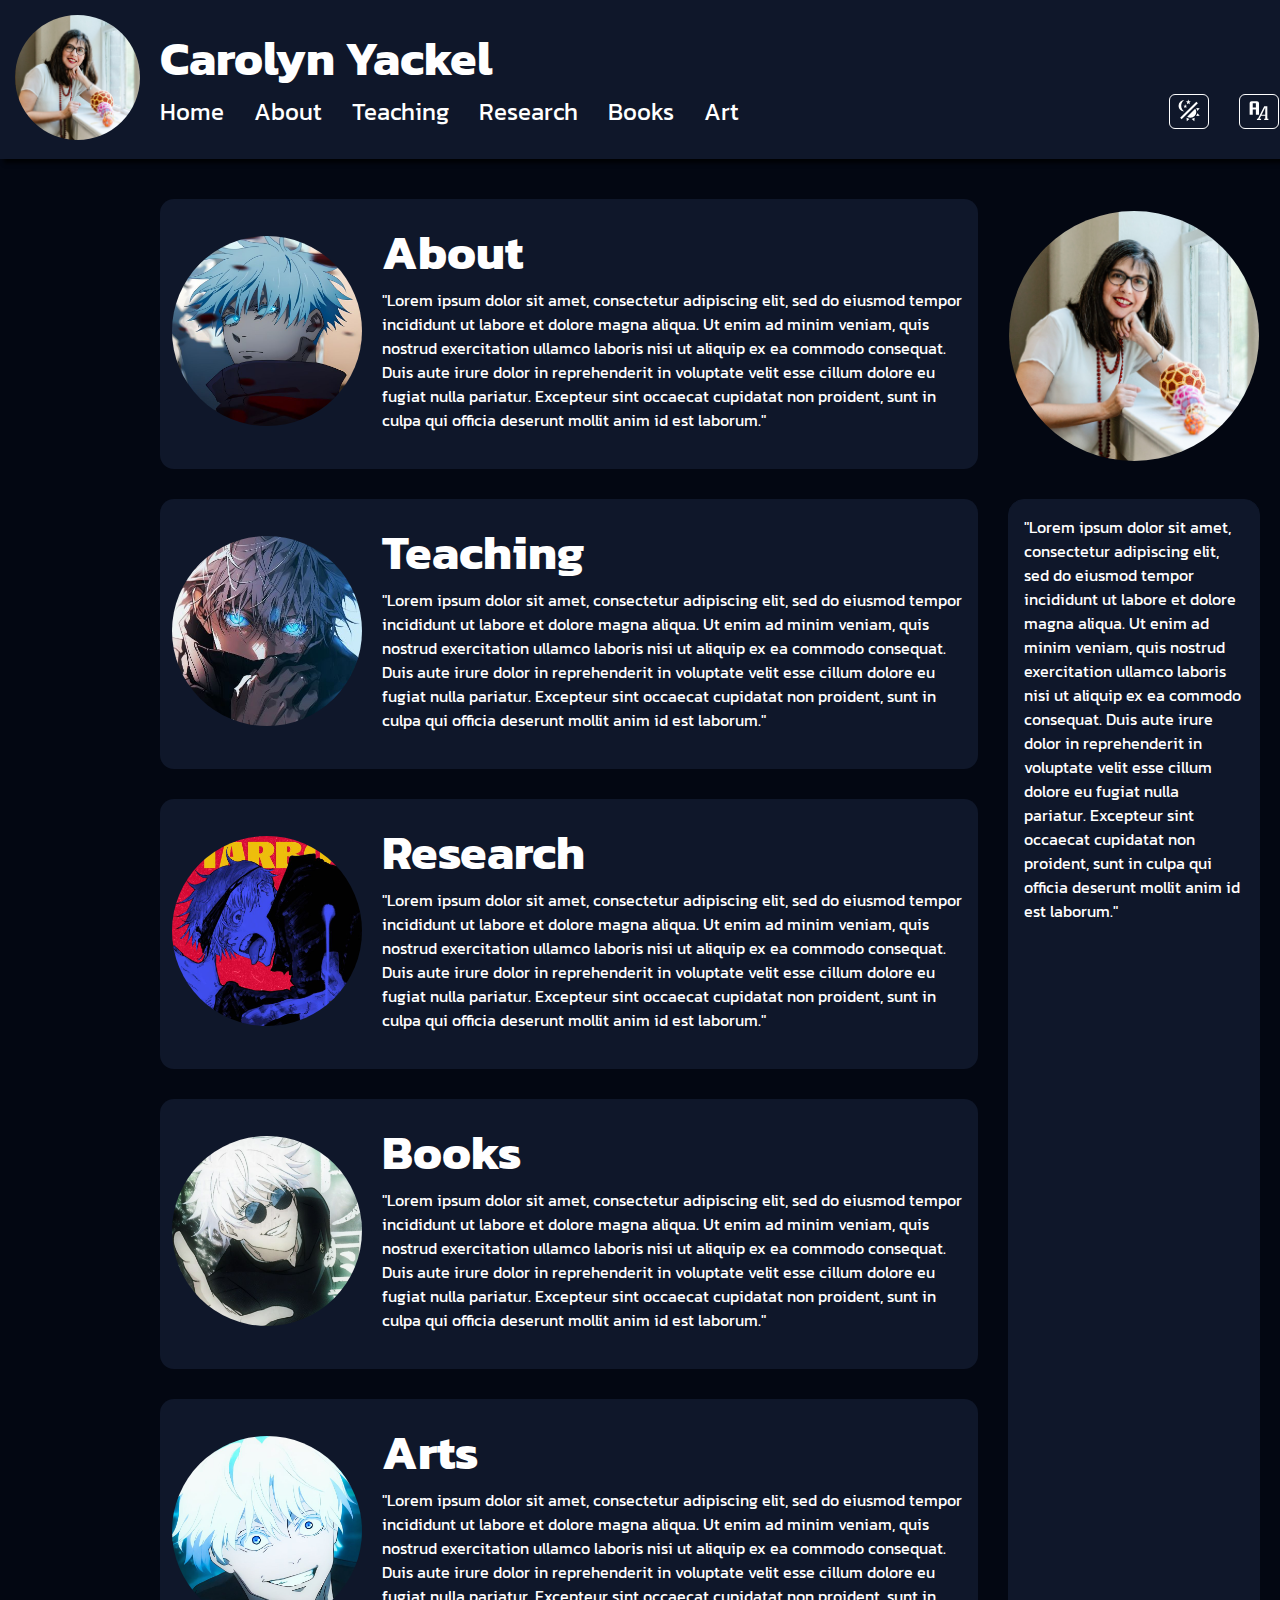
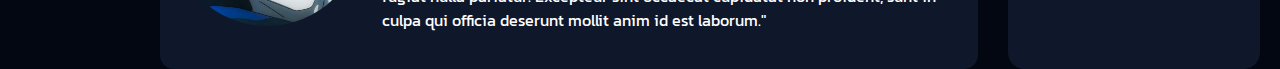
<file: index.html>
<!DOCTYPE html>
<html lang="en">
<head>
    <meta charset="UTF-8">
    <meta name="viewport" content="width=device-width, initial-scale=1.0">
    <title>Carolyn Yackel</title>
    <link rel="stylesheet" href="style.css">
    <link rel="stylesheet" href="https://fonts.googleapis.com/css?family=Kanit">
    <script src="script.js" defer></script>
</head>
<body>
    <div class="header">
        <div class="h-img">
            <img src="./img/Yackel Profile Pic.jpeg" alt="h-img">
        </div>
        <div class="l-header"> 
            <div class="name"><h1>Carolyn Yackel</h1></div>
         <ul class="tabs-ul">
            <li>Home</li>
            <li>About</li>
            <li>Teaching</li>
            <li>Research</li>
            <li>Books</li>
            <li>Art</li>
            </ul>
        </div>
        <div class="r-header">
            <button class="btn theme"><svg xmlns="http://www.w3.org/2000/svg" viewBox="0 0 24 24"><path d="M7.5,2C5.71,3.15 4.5,5.18 4.5,7.5C4.5,9.82 5.71,11.85 7.53,13C4.46,13 2,10.54 2,7.5A5.5,5.5 0 0,1 7.5,2M19.07,3.5L20.5,4.93L4.93,20.5L3.5,19.07L19.07,3.5M12.89,5.93L11.41,5L9.97,6L10.39,4.3L9,3.24L10.75,3.12L11.33,1.47L12,3.1L13.73,3.13L12.38,4.26L12.89,5.93M9.59,9.54L8.43,8.81L7.31,9.59L7.65,8.27L6.56,7.44L7.92,7.35L8.37,6.06L8.88,7.33L10.24,7.36L9.19,8.23L9.59,9.54M19,13.5A5.5,5.5 0 0,1 13.5,19C12.28,19 11.15,18.6 10.24,17.93L17.93,10.24C18.6,11.15 19,12.28 19,13.5M14.6,20.08L17.37,18.93L17.13,22.28L14.6,20.08M18.93,17.38L20.08,14.61L22.28,17.15L18.93,17.38M20.08,12.42L18.94,9.64L22.28,9.88L20.08,12.42M9.63,18.93L12.4,20.08L9.87,22.27L9.63,18.93Z" /></svg></button>
            <button class="btn font-change"><svg xmlns="http://www.w3.org/2000/svg" viewBox="0 0 24 24"><path d="M17,8H20V20H21V21H17V20H18V17H14L12.5,20H14V21H10V20H11L17,8M18,9L14.5,16H18V9M5,3H10C11.11,3 12,3.89 12,5V16H9V11H6V16H3V5C3,3.89 3.89,3 5,3M6,5V9H9V5H6Z" /></svg></button>
            <button class="btn random-page"><svg xmlns="http://www.w3.org/2000/svg" viewBox="0 0 24 24"><path d="M17,3L22.25,7.5L17,12L22.25,16.5L17,21V18H14.26L11.44,15.18L13.56,13.06L15.5,15H17V12L17,9H15.5L6.5,18H2V15H5.26L14.26,6H17V3M2,6H6.5L9.32,8.82L7.2,10.94L5.26,9H2V6Z" /></svg></button>
        </div>
    </div>
    <div class="m-content">
       <div class="m-sec">
            <div class="m-1-img">
                <img src="./img/gojo.jpg" alt="about-img">
            </div>
            <div class="m-text">
                <div class="m-t-head">
                    <h1>About</h1>
                </div>
                <div class="m-t-info">
                    <p>"Lorem ipsum dolor sit amet, consectetur adipiscing elit, sed do eiusmod tempor incididunt ut labore et dolore magna aliqua. Ut enim ad minim veniam, quis nostrud exercitation ullamco laboris nisi ut aliquip ex ea commodo consequat. Duis aute irure dolor in reprehenderit in voluptate velit esse cillum dolore eu fugiat nulla pariatur. Excepteur sint occaecat cupidatat non proident, sunt in culpa qui officia deserunt mollit anim id est laborum."</p>
                </div>
            </div>
       </div> 
       <div class="m-sec">
        <div class="m-1-img">
            <img src="./img/Satoru Gojo.jpg" alt="about-img">
        </div>
        <div class="m-text">
            <div class="m-t-head">
                <h1>Teaching</h1>
            </div>
            <div class="m-t-info">
                <p>"Lorem ipsum dolor sit amet, consectetur adipiscing elit, sed do eiusmod tempor incididunt ut labore et dolore magna aliqua. Ut enim ad minim veniam, quis nostrud exercitation ullamco laboris nisi ut aliquip ex ea commodo consequat. Duis aute irure dolor in reprehenderit in voluptate velit esse cillum dolore eu fugiat nulla pariatur. Excepteur sint occaecat cupidatat non proident, sunt in culpa qui officia deserunt mollit anim id est laborum."</p>
            </div>
        </div>
        </div> 
        <div class="m-sec">
            <div class="m-1-img">
                <img src="./img/Unknown.jpg" alt="about-img">
            </div>
            <div class="m-text">
                <div class="m-t-head">
                    <h1>Research</h1>
                </div>
                <div class="m-t-info">
                    <p>"Lorem ipsum dolor sit amet, consectetur adipiscing elit, sed do eiusmod tempor incididunt ut labore et dolore magna aliqua. Ut enim ad minim veniam, quis nostrud exercitation ullamco laboris nisi ut aliquip ex ea commodo consequat. Duis aute irure dolor in reprehenderit in voluptate velit esse cillum dolore eu fugiat nulla pariatur. Excepteur sint occaecat cupidatat non proident, sunt in culpa qui officia deserunt mollit anim id est laborum."</p>
                </div>
            </div>
       </div> 
       <div class="m-sec">
        <div class="m-1-img">
            <img src="./img/✜.jpg" alt="about-img">
        </div>
        <div class="m-text">
            <div class="m-t-head">
                <h1>Books</h1>
            </div>
            <div class="m-t-info">
                <p>"Lorem ipsum dolor sit amet, consectetur adipiscing elit, sed do eiusmod tempor incididunt ut labore et dolore magna aliqua. Ut enim ad minim veniam, quis nostrud exercitation ullamco laboris nisi ut aliquip ex ea commodo consequat. Duis aute irure dolor in reprehenderit in voluptate velit esse cillum dolore eu fugiat nulla pariatur. Excepteur sint occaecat cupidatat non proident, sunt in culpa qui officia deserunt mollit anim id est laborum."</p>
            </div>
        </div>
   </div> 
   <div class="m-sec">
    <div class="m-1-img">
        <img src="./img/𝙎𝙖𝙩𝙤𝙧𝙪 𝙂𝙤𝙟𝙤.jpg" alt="about-img">
    </div>
    <div class="m-text">
        <div class="m-t-head">
            <h1>Arts</h1>
        </div>
        <div class="m-t-info">
            <p>"Lorem ipsum dolor sit amet, consectetur adipiscing elit, sed do eiusmod tempor incididunt ut labore et dolore magna aliqua. Ut enim ad minim veniam, quis nostrud exercitation ullamco laboris nisi ut aliquip ex ea commodo consequat. Duis aute irure dolor in reprehenderit in voluptate velit esse cillum dolore eu fugiat nulla pariatur. Excepteur sint occaecat cupidatat non proident, sunt in culpa qui officia deserunt mollit anim id est laborum."</p>
        </div>
    </div>
</div> 
        <div class="info-img">
            <img src="./img/Yackel Profile Pic.jpeg" alt="">
        </div>
        <div class="m-info">
            <p>"Lorem ipsum dolor sit amet, consectetur adipiscing elit, sed do eiusmod tempor incididunt ut labore et dolore magna aliqua. Ut enim ad minim veniam, quis nostrud exercitation ullamco laboris nisi ut aliquip ex ea commodo consequat. Duis aute irure dolor in reprehenderit in voluptate velit esse cillum dolore eu fugiat nulla pariatur. Excepteur sint occaecat cupidatat non proident, sunt in culpa qui officia deserunt mollit anim id est laborum."</p>
        </div>
    </div>

    
</body>
</html>
</file>
<file: style.css>
*{
    padding: 0;
    margin: 0;
    
}
body{
    background-color:#030712;
    position: relative;
}

.body{
    background-color: white;
}

:root{
    --font-f:"Kanit",Arial, Helvetica, sans-serif;

}

.header{
    display: flex;
    position: sticky;
    flex-direction: row;
    background-color: #0f172a;
    padding: 15px;
    color: white;
    box-shadow: 4px 4px 4px rgba(0, 0, 0, 0.8);
   
}

.l-header{
    display: flex;
    flex-direction: column;
    margin-left: 20px;
    
    margin-top: 7px;
}

.name{
    font-size: x-large;
    font-family: var(--font-f)
}

.tabs-ul{
    list-style: none;
    display: flex;
    flex-direction: row;
    font-family: var(--font-f);
    font-size: x-large;
}

.tabs-ul li{
    margin-right: 30px;
}

.tabs-ul li:hover{
    color: #7dd3fc;
    cursor: default;
}

.h-img img{
    width: 125px;
    height: 125px;
    border-radius: 50%; 
    object-fit: cover;
    transition: transform 0.5s ease;
}

.h-img img:hover{
    transform: scale(1.1,1.1);
}

.light{
    background-color: #e0f2fe;
    display: flex;
    flex-direction: row;
    padding: 15px;
    color:#172554;
    box-shadow: 4px 4px 4px rgba(0, 0, 0, 0.8);
}

.btn svg{
    height: 25px;
    width: 30px;
    fill: white;
}

.btn{
    width: 40px;
    height: 35px;
    border: 1px solid white;
    border-radius: 6px;
    background-color:#0f172a;
    transition: transform 0.5s ease;
}

.btn-change {
    width: 40px;
    height: 35px;
    border: 1px solid #0f172a;
    border-radius: 6px;
    background-color: #e0f2fe;
    transition: transform 0.5s ease;
}

.btn-change svg{
    height: 25px;
    width: 30px;
    fill: #0f172a;
}

.btn:hover,
.btn-change:hover{
    transform: scale(1.2,1.2);
    
}

.r-header{
    display: flex;
    flex-direction: row;
    justify-content: space-between;
    margin-top: 79px;
    margin-left: 400px;
}
.r-header button{
    margin-right: 30px;
}

.m-content{
    margin-left: 160px;
    margin-top: 40px;
    font-family: var(--font-f);
    display: grid;
    grid-template-rows: repeat(5,1fr);
    grid-template-columns: repeat(4,1fr);
    gap: 30px;
    margin-right: 20px;
    
}

.m-sec img{
    height: 190px;
    width: 190px;
    border-radius: 50%;
    transition: transform 0.5s ease;
}

.m-sec img:hover{
    transform: scale(1.1,1.1);
}

.m-sec{
    display: flex;
    flex-direction: row;
    justify-content: center;
    align-items: center;
    grid-column: 1/4;
    background-color: #0f172a;
    border-radius: 14px;
    padding: 12px;
    transition: transform 0.5s ease;
    color: white;
}

.m-sec:hover{
    transform: scale(1.05,1.05);
}

.m-text{
    margin-left: 20px;
    margin-bottom: 25px;
}

.m-t-head{
    font-size: x-large;
    margin-top: 5px;
}

.mSec-change{
    display: flex;
    flex-direction: row;
    justify-content: center;
    align-items: center;
    grid-column: 1/4;
    background-color: #e0f2fe;
    border-radius: 14px;
    padding: 12px;
    transition: transform 0.5s ease;
    color: #0f172a;
    border: 1px solid #0f172a;;
}

.info-img{
    grid-row-start: 1;
    grid-column-start: 4;
    justify-self: center;
    align-self: center;
    margin-top: 10px;
    transition: 0.5s transform ease;
    
}

.info-img img{
    height: 250px;
    width: 250px;
    border-radius: 50%;
    object-fit: cover;
   
}

.m-info{
    grid-column: 4/5;
    grid-row: 2/6;
    border-radius: 16px;
    background-color: #0f172a;;
    color: white;
    font-family: var(--font-f);
    padding: 15px;
    border: 1px solid #0f172a;
   
}

.info-img:hover{
    transform: scale(0.9,0.9);
}

.m-info-change{
    grid-column: 4/5;
    grid-row: 2/6;
    border-radius: 16px;
    background-color: #e0f2fe;;
    color: #0f172a;
    font-family: var(--font-f);
    padding: 15px;
    border: 1px solid #0f172a;
    
}
</file>
